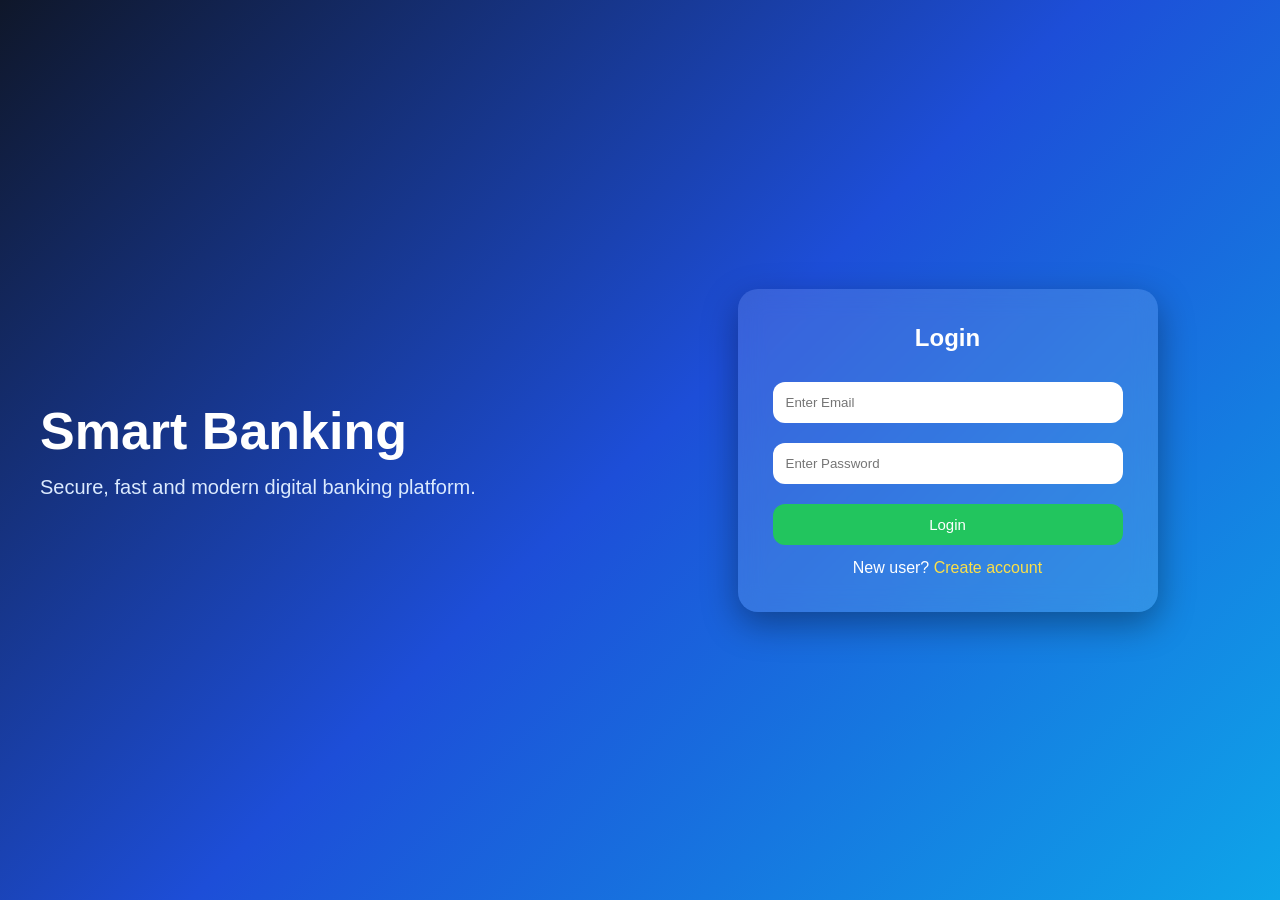
<file: frontend/index.html>
<!DOCTYPE html>
<html lang="en">
<head>
  <meta charset="UTF-8" />
  <meta name="viewport" content="width=device-width, initial-scale=1.0" />
  <title>Smart Banking - Login</title>
  <link rel="stylesheet" href="style.css" />
</head>
<body class="auth-body">
  <div class="auth-wrapper">
    <div class="auth-left">
      <h1>Smart Banking</h1>
      <p>Secure, fast and modern digital banking platform.</p>
    </div>

    <div class="auth-card">
      <h2>Login</h2>
      <input type="email" id="loginEmail" placeholder="Enter Email" />
      <input type="password" id="loginPassword" placeholder="Enter Password" />
      <button onclick="login()">Login</button>
      <p class="auth-link">New user? <a href="register.html">Create account</a></p>
    </div>
  </div>

  <script src="app.js"></script>
</body>
</html>
</file>
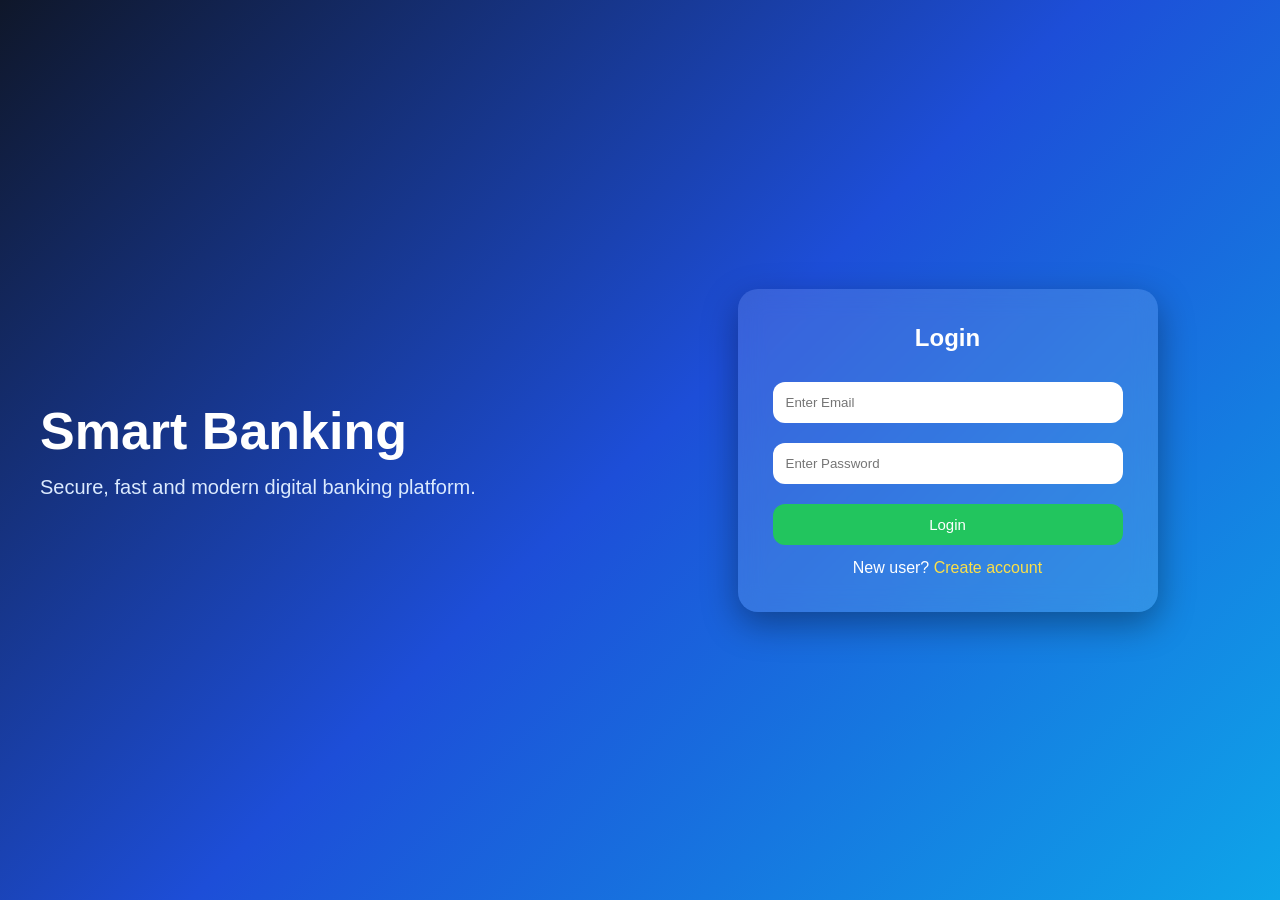
<file: frontend/admin.html>
<!DOCTYPE html>
<html lang="en">
<head>
  <meta charset="UTF-8" />
  <meta name="viewport" content="width=device-width, initial-scale=1.0" />
  <title>Admin Dashboard</title>
  <link rel="stylesheet" href="style.css" />
</head>
<body onload="loadAdminDashboard()">
  <div class="dashboard-layout">
    <aside class="sidebar">
      <h2>Admin Panel</h2>
      <button onclick="showAdminSection('adminOverview')">Overview</button>
      <button onclick="showAdminSection('adminUsersSection')">Users</button>
      <button onclick="showAdminSection('adminTransactionsSection')">Transactions</button>
      <button class="logout-btn" onclick="logout()">Logout</button>
    </aside>

    <main class="main-content">
      <div class="topbar">
        <h1>Admin Dashboard</h1>
        <div class="welcome-box">Secure Control Panel</div>
      </div>

      <section id="adminOverview" class="section">
        <div class="card-grid">
          <div class="info-card">
            <h3>Total Users</h3>
            <p id="totalUsers">0</p>
          </div>
          <div class="info-card">
            <h3>Total Transactions</h3>
            <p id="totalTransactions">0</p>
          </div>
          <div class="info-card">
            <h3>System Status</h3>
            <p>Active</p>
          </div>
        </div>
      </section>

      <section id="adminUsersSection" class="section hidden">
        <div class="panel">
          <h2>All Users</h2>
          <div class="table-wrap">
            <table>
              <thead>
                <tr>
                  <th>Name</th>
                  <th>Email</th>
                  <th>Account Number</th>
                  <th>Balance</th>
                  <th>Role</th>
                </tr>
              </thead>
              <tbody id="adminUsersTable"></tbody>
            </table>
          </div>
        </div>
      </section>

      <section id="adminTransactionsSection" class="section hidden">
        <div class="panel">
          <h2>All Transactions</h2>
          <div class="table-wrap">
            <table>
              <thead>
                <tr>
                  <th>Type</th>
                  <th>Amount</th>
                  <th>Sender</th>
                  <th>Receiver</th>
                  <th>Time</th>
                </tr>
              </thead>
              <tbody id="adminTransactionsTable"></tbody>
            </table>
          </div>
        </div>
      </section>
    </main>
  </div>

  <script src="app.js"></script>
</body>
</html>
</file>
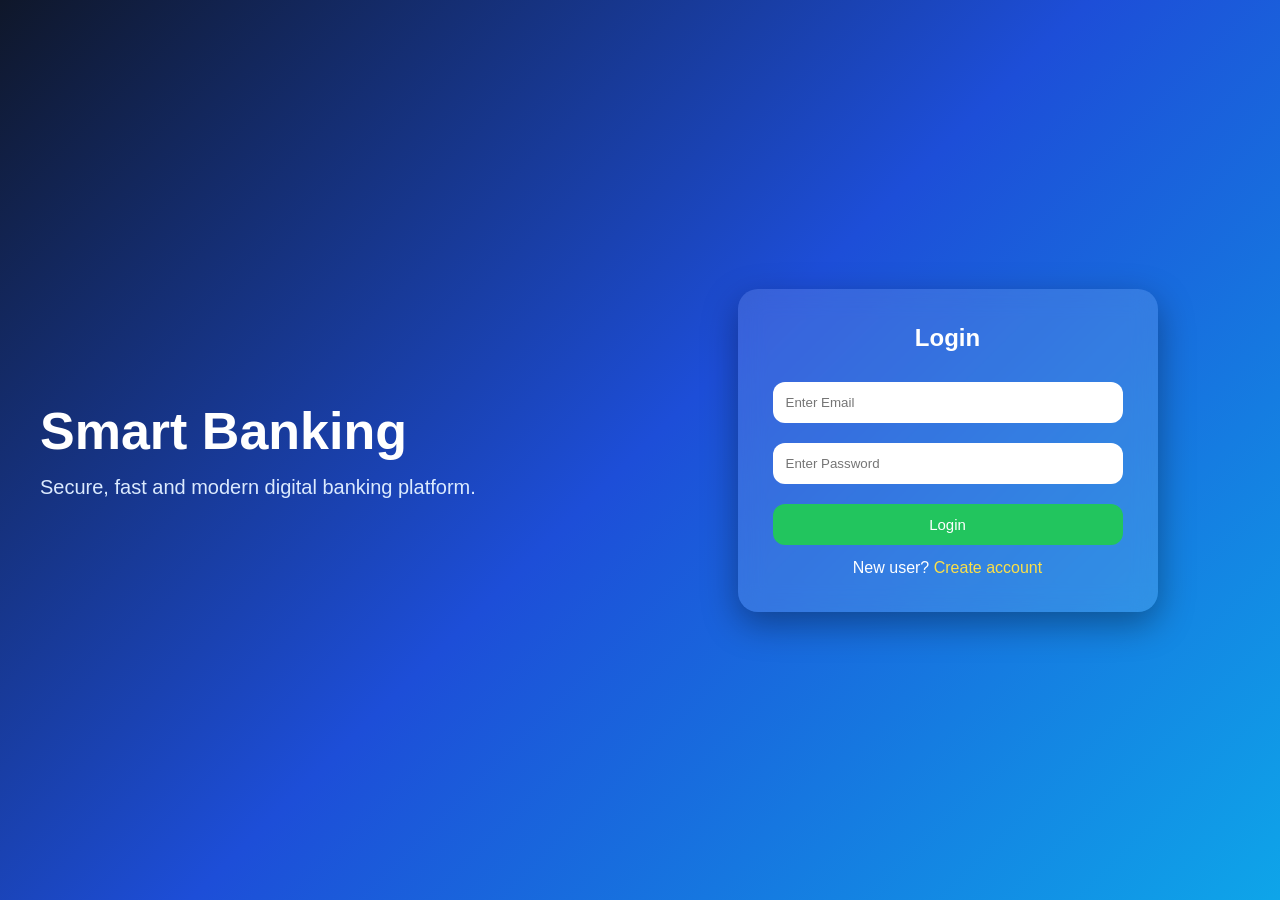
<file: frontend/dashboard.html>
<!DOCTYPE html>
<html lang="en">
<head>
  <meta charset="UTF-8" />
  <meta name="viewport" content="width=device-width, initial-scale=1.0" />
  <title>Smart Banking Dashboard</title>
  <link rel="stylesheet" href="style.css" />
</head>
<body onload="loadDashboard()">
  <div class="dashboard-layout">
    <aside class="sidebar">
      <h2>Smart Bank</h2>
      <button onclick="showSection('overview')">Overview</button>
      <button onclick="showSection('profile')">Profile</button>
      <button onclick="showSection('deposit')">Deposit</button>
      <button onclick="showSection('withdraw')">Withdraw</button>
      <button onclick="showSection('transfer')">Transfer</button>
      <button onclick="showSection('beneficiary')">Beneficiary</button>
      <button onclick="showSection('statement')">Statement</button>
      <button onclick="showSection('loan')">Loan Request</button>
      <button onclick="showSection('fd')">Fixed Deposit</button>
      <button onclick="showSection('transactions')">Transactions</button>
      <button class="logout-btn" onclick="logout()">Logout</button>
    </aside>

    <main class="main-content">
      <div class="topbar">
        <h1>User Dashboard</h1>
        <div class="welcome-box">Welcome, <span id="topUserName">User</span></div>
      </div>

      <section id="overview" class="section">
        <div class="card-grid">
          <div class="info-card">
            <h3>Available Balance</h3>
            <p>₹<span id="cardBalance">0</span></p>
          </div>
          <div class="info-card">
            <h3>Account Number</h3>
            <p><span id="cardAccount">----</span></p>
          </div>
          <div class="info-card">
            <h3>Registered Email</h3>
            <p><span id="cardEmail">----</span></p>
          </div>
          <div class="info-card">
            <h3>Account Holder</h3>
            <p><span id="cardName">----</span></p>
          </div>
        </div>
      </section>

      <section id="profile" class="section hidden">
        <div class="panel">
          <h2>Profile Details</h2>
          <div class="profile-list">
            <p><strong>Name:</strong> <span id="userName"></span></p>
            <p><strong>Email:</strong> <span id="userEmail"></span></p>
            <p><strong>Account Number:</strong> <span id="userAccount"></span></p>
            <p><strong>Balance:</strong> ₹<span id="userBalance"></span></p>
          </div>
        </div>
      </section>

      <section id="deposit" class="section hidden">
        <div class="panel">
          <h2>Deposit Money</h2>
          <input type="number" id="depositAmount" placeholder="Enter amount" />
          <button onclick="depositMoney()">Deposit</button>
        </div>
      </section>

      <section id="withdraw" class="section hidden">
        <div class="panel">
          <h2>Withdraw Money</h2>
          <input type="number" id="withdrawAmount" placeholder="Enter amount" />
          <button onclick="withdrawMoney()">Withdraw</button>
        </div>
      </section>

      <section id="transfer" class="section hidden">
        <div class="panel">
          <h2>Transfer Money</h2>
          <input type="text" id="receiverAccount" placeholder="Receiver account number" />
          <input type="number" id="transferAmount" placeholder="Enter amount" />
          <button onclick="transferMoney()">Transfer</button>
        </div>
      </section>

      <section id="beneficiary" class="section hidden">
        <div class="panel">
          <h2>Add Beneficiary</h2>
          <input type="text" id="beneficiaryName" placeholder="Beneficiary name" />
          <input type="text" id="beneficiaryAccount" placeholder="Beneficiary account number" />
          <input type="text" id="beneficiaryBank" placeholder="Bank name" />
          <button onclick="addBeneficiary()">Add Beneficiary</button>
          <ul id="beneficiaryList"></ul>
        </div>
      </section>

      <section id="statement" class="section hidden">
        <div class="panel">
          <h2>Account Statement</h2>
          <input type="month" id="statementMonth" />
          <button onclick="generateStatement()">Generate Statement</button>
          <div id="statementResult" class="statement-box"></div>
        </div>
      </section>

      <section id="loan" class="section hidden">
        <div class="panel">
          <h2>Loan Request</h2>
          <input type="text" id="loanType" placeholder="Loan type" />
          <input type="number" id="loanAmount" placeholder="Loan amount" />
          <input type="text" id="loanReason" placeholder="Reason" />
          <button onclick="requestLoan()">Submit Loan Request</button>
          <div id="loanMessage" class="message-box"></div>
        </div>
      </section>

      <section id="fd" class="section hidden">
        <div class="panel">
          <h2>Fixed Deposit</h2>
          <input type="number" id="fdAmount" placeholder="FD amount" />
          <input type="number" id="fdYears" placeholder="Duration in years" />
          <button onclick="createFD()">Create FD</button>
          <div id="fdMessage" class="message-box"></div>
        </div>
      </section>

      <section id="transactions" class="section hidden">
        <div class="panel">
          <div class="section-header">
            <h2>Transaction History</h2>
            <button onclick="loadTransactions()">Refresh</button>
          </div>
          <div class="table-wrap">
            <table>
              <thead>
                <tr>
                  <th>Type</th>
                  <th>Amount</th>
                  <th>Sender</th>
                  <th>Receiver</th>
                  <th>Date & Time</th>
                </tr>
              </thead>
              <tbody id="transactionTableBody"></tbody>
            </table>
          </div>
        </div>
      </section>
    </main>
  </div>

  <script src="app.js"></script>
</body>
</html>
</file>
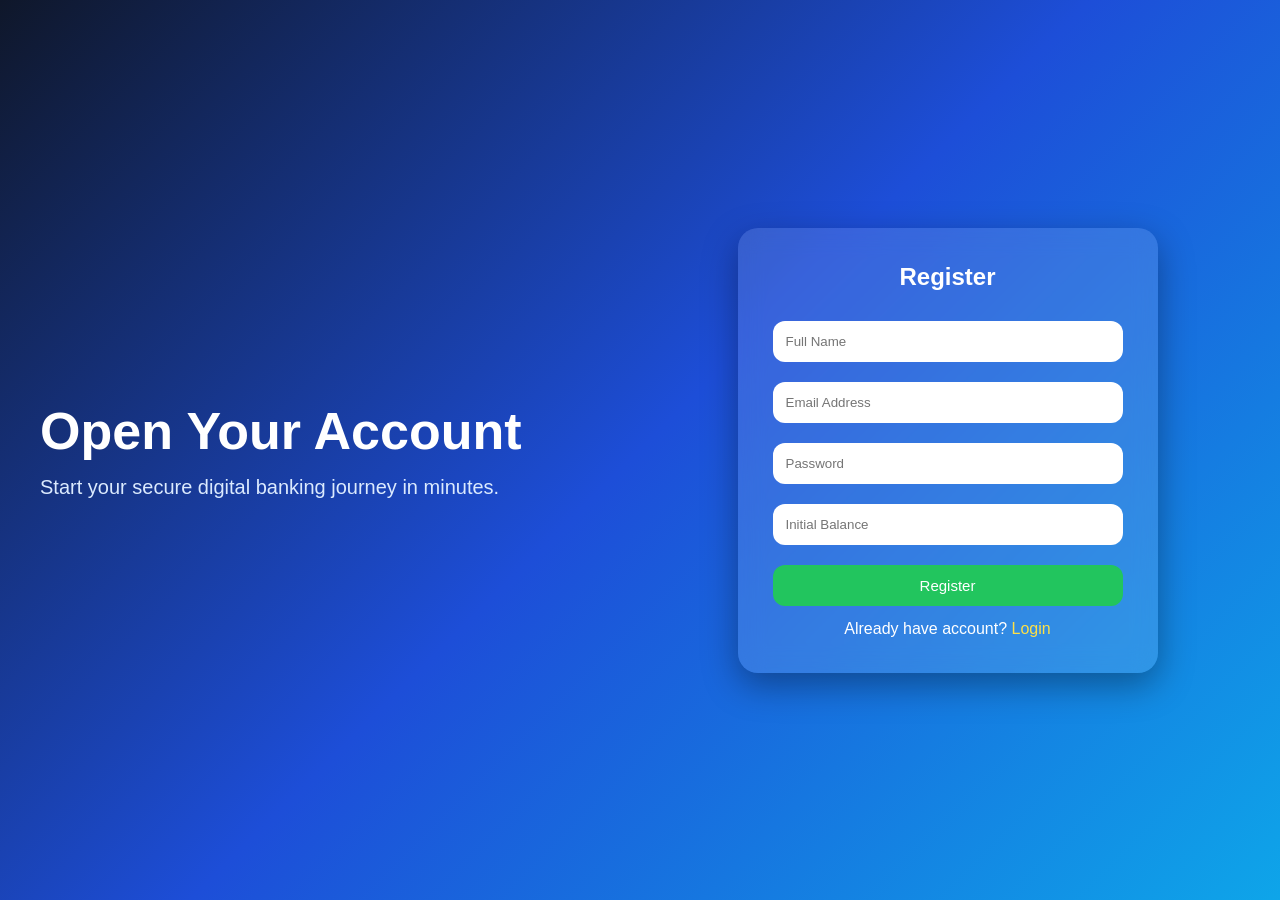
<file: frontend/register.html>
<!DOCTYPE html>
<html lang="en">
<head>
  <meta charset="UTF-8" />
  <meta name="viewport" content="width=device-width, initial-scale=1.0" />
  <title>Smart Banking - Register</title>
  <link rel="stylesheet" href="style.css" />
</head>
<body class="auth-body">
  <div class="auth-wrapper">
    <div class="auth-left">
      <h1>Open Your Account</h1>
      <p>Start your secure digital banking journey in minutes.</p>
    </div>

    <div class="auth-card">
      <h2>Register</h2>
      <input type="text" id="fullName" placeholder="Full Name" />
      <input type="email" id="email" placeholder="Email Address" />
      <input type="password" id="password" placeholder="Password" />
      <input type="number" id="initialBalance" placeholder="Initial Balance" />
      <button onclick="register()">Register</button>
      <p class="auth-link">Already have account? <a href="index.html">Login</a></p>
    </div>
  </div>

  <script src="app.js"></script>
</body>
</html>
</file>
<file: frontend/style.css>
* {
  margin: 0;
  padding: 0;
  box-sizing: border-box;
  font-family: Arial, sans-serif;
}

body {
  background: #0f172a;
  color: #fff;
}

.auth-body {
  min-height: 100vh;
  background: linear-gradient(135deg, #0f172a, #1d4ed8, #0ea5e9);
}

.auth-wrapper {
  min-height: 100vh;
  display: grid;
  grid-template-columns: 1fr 1fr;
  align-items: center;
  padding: 40px;
  gap: 30px;
}

.auth-left h1 {
  font-size: 52px;
  margin-bottom: 15px;
}

.auth-left p {
  font-size: 20px;
  max-width: 500px;
  color: #dbeafe;
}

.auth-card {
  background: rgba(255, 255, 255, 0.12);
  backdrop-filter: blur(12px);
  padding: 35px;
  border-radius: 20px;
  box-shadow: 0 12px 35px rgba(0,0,0,0.35);
  max-width: 420px;
  width: 100%;
  justify-self: center;
}

.auth-card h2 {
  margin-bottom: 20px;
  text-align: center;
}

.auth-card input,
.panel input {
  width: 100%;
  padding: 13px;
  margin: 10px 0;
  border: none;
  border-radius: 12px;
  outline: none;
}

.auth-card button,
.panel button,
.sidebar button,
.top-action-btn {
  width: 100%;
  padding: 12px;
  margin-top: 10px;
  border: none;
  border-radius: 12px;
  background: #22c55e;
  color: white;
  font-size: 15px;
  cursor: pointer;
  transition: 0.3s;
}

.auth-card button:hover,
.panel button:hover,
.sidebar button:hover,
.top-action-btn:hover {
  background: #16a34a;
}

.auth-link {
  margin-top: 14px;
  text-align: center;
}

.auth-link a {
  color: #fde047;
  text-decoration: none;
}

.dashboard-layout {
  display: flex;
  min-height: 100vh;
}

.sidebar {
  width: 260px;
  background: #111827;
  padding: 22px;
  display: flex;
  flex-direction: column;
  gap: 10px;
}

.sidebar h2 {
  margin-bottom: 15px;
  text-align: center;
}

.logout-btn {
  background: #ef4444 !important;
}

.logout-btn:hover {
  background: #dc2626 !important;
}

.main-content {
  flex: 1;
  padding: 28px;
  background: #0f172a;
}

.topbar {
  display: flex;
  justify-content: space-between;
  align-items: center;
  margin-bottom: 25px;
  gap: 20px;
}

.topbar h1 {
  font-size: 28px;
}

.welcome-box {
  background: #1e293b;
  padding: 12px 18px;
  border-radius: 12px;
}

.section {
  display: block;
}

.hidden {
  display: none;
}

.card-grid {
  display: grid;
  grid-template-columns: repeat(4, 1fr);
  gap: 20px;
}

.info-card {
  background: linear-gradient(135deg, #1e293b, #334155);
  padding: 24px;
  border-radius: 18px;
  box-shadow: 0 8px 24px rgba(0,0,0,0.25);
}

.info-card h3 {
  font-size: 18px;
  margin-bottom: 12px;
  color: #cbd5e1;
}

.info-card p {
  font-size: 22px;
  font-weight: bold;
}

.panel {
  background: #1e293b;
  padding: 24px;
  border-radius: 18px;
  box-shadow: 0 8px 24px rgba(0,0,0,0.25);
}

.panel h2 {
  margin-bottom: 18px;
}

.profile-list p {
  margin: 12px 0;
  font-size: 17px;
}

.statement-box,
.message-box {
  margin-top: 15px;
  padding: 14px;
  border-radius: 12px;
  background: #334155;
  color: #e2e8f0;
}

.section-header {
  display: flex;
  justify-content: space-between;
  align-items: center;
  margin-bottom: 16px;
}

.table-wrap {
  overflow-x: auto;
}

table {
  width: 100%;
  border-collapse: collapse;
  background: #0f172a;
  border-radius: 12px;
  overflow: hidden;
}

table th,
table td {
  padding: 14px;
  border-bottom: 1px solid #334155;
  text-align: left;
}

table th {
  background: #334155;
  color: #f8fafc;
}

table tr:hover {
  background: #1e293b;
}

ul {
  margin-top: 16px;
  padding-left: 20px;
}

ul li {
  margin: 8px 0;
}

@media (max-width: 1100px) {
  .card-grid {
    grid-template-columns: repeat(2, 1fr);
  }

  .auth-wrapper {
    grid-template-columns: 1fr;
    text-align: center;
  }

  .auth-left p {
    margin: auto;
  }
}

@media (max-width: 768px) {
  .dashboard-layout {
    flex-direction: column;
  }

  .sidebar {
    width: 100%;
  }

  .topbar {
    flex-direction: column;
    align-items: flex-start;
  }

  .card-grid {
    grid-template-columns: 1fr;
  }

  .main-content {
    padding: 16px;
  }

  .auth-left h1 {
    font-size: 36px;
  }
}

.profile-box {
  display: flex;
  align-items: center;
  gap: 10px;
}

.profile-box img {
  border: 2px solid #4CAF50;
}
</file>
